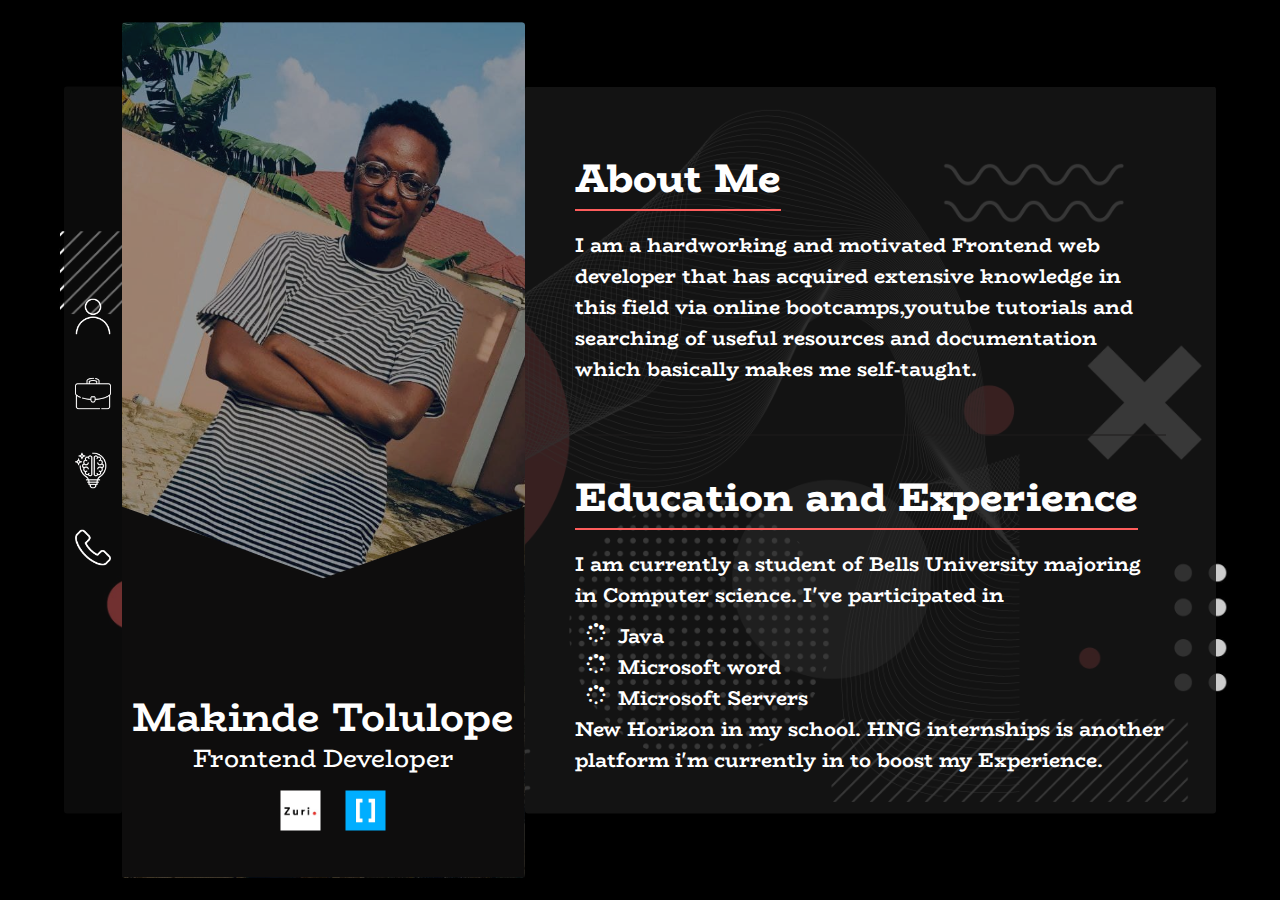
<file: index.html>
<!DOCTYPE html>
<html lang="en">
<head>
    <meta charset="UTF-8">
    <meta http-equiv="X-UA-Compatible" content="IE=edge">
    <meta name="viewport" content="width=device-width, initial-scale=1.0">
    <link rel="stylesheet" href="index.css">
    <link rel="stylesheet" href="https://cdnjs.cloudflare.com/ajax/libs/font-awesome/4.7.0/css/font-awesome.min.css">
    <link rel="preconnect" href="https://fonts.gstatic.com" crossorigin>
    <link href="https://fonts.googleapis.com/css2?family=BioRhyme&display=swap" rel="stylesheet">
    <title>Resume</title>
</head>
<body>
    
    <div id="container">
        <header>
             <div class="mobheader">
                <h3>Makinde Tolulope</h3>
                <p id ="front"></p>
             </div>

    
            <nav>
                <a href="#about"> <img src="profile.png" title="About Me"></a>
                <a href="#ex"><img src="work.png" title="Education&Experience"></a>
                <a href="#skill"><img src="skill.png" title="Skills"></a>
                <a href="#contact"><img src="contact.png" title="Contact"></a>
    
            </nav>
        </header>
    
        <div id="name">
            <div class="cover">
        
                <div class="covercont">
                        <h1>Makinde Tolulope</h1>
                        <p>Frontend Developer</p>
                    <div>
                        <a href="https://internship.zuri.team/" target="_blank"><img src="zuri.jfif" alt="Zuri"></a>
                        <a href="https://hng.tech/" target="_blank"><img src="hng.png" alt="HNG"></a>
                    </div>
                </div>
            </div>
         </div>


    
        <div id="content">
            <div>
                <h2 id="about">About Me</h2>
                <p>I am a hardworking and motivated Frontend web developer that has acquired extensive knowledge in this field via online bootcamps,youtube tutorials and searching of useful resources and documentation which basically makes me self-taught.</p>
            </div>

            <div>
                <h2 id="ex">Education and Experience</h2>
                <p>I am currently a student of Bells University majoring in Computer science. I've participated in
                    <ul class="fa-ul">
                        <li><i class="fa-li fa fa-spinner fa-spin"></i>Java</li>
                        <li><i class="fa-li fa fa-spinner fa-spin"></i>Microsoft word</li> 
                        <li><i class="fa-li fa fa-spinner fa-spin"></i>Microsoft Servers</li>
                    </ul>
                 New Horizon in my school.
                 HNG internships is another platform i'm currently in to boost my Experience. </p>
            </div>

            <div>
                <h2 id="skill">Skills</h2>
                <p>
                    <ul>
                        <li>HTML <i class="fa fa-star"></i> <i class="fa fa-star"></i> <i class="fa fa-star"></i> <i class="fa fa-star"></i></li> 
                        <li>CSS <i class="fa fa-star"></i> <i class="fa fa-star"></i> <i class="fa fa-star"></i> <i class="fa fa-star"></i></li>
                        <li>SASS <i class="fa fa-star"></i> <i class="fa fa-star"></i> <i class="fa fa-star"></i> <i class="fa fa-star"></i></li>
                        <li>Javascript <i class="fa fa-star"></i> <i class="fa fa-star"></i> <i class="fa fa-star"></i></li>
                        <li>ReactJs <i class="fa fa-star"></i></li>
                    </ul>
                </p>
            </div>


            <div>
                <h2 id="contact">Contact</h2>
                <p>
                    <a href="mailto:kingtoluene@gmail.com"><i class="fa fa-envelope" ></i></a>
                    <a href="https://twitter.com/kvnq_chase"><i class="fa fa-twitter"></i></a>
                    <a href="https://github.com/void-4"><i class="fa fa-github"></i></a>
                    <a href="https://www.google.com.ng/maps/place/Ogun+State/@6.5986633,3.3550413,12.31z/data=!4m5!3m4!1s0x103b0deeeb1087cb:0xae67d82f51409ce8!8m2!3d6.9979747!4d3.4737378?hl=en"><i class="fa fa-map-marker"></i></a> 
            
                </p>
            </div>
        </div>
        </div>
    </div>
    <script>
        let txt = "Frontend Developer";
        let count = 0;
    (function printName(){
        if(count < txt.length) {
            document.getElementById("front").innerHTML += txt.charAt(count);
            count++;
            setTimeout(printName,100);
        }}())

    
    </script>
</body>
</html>
</file>
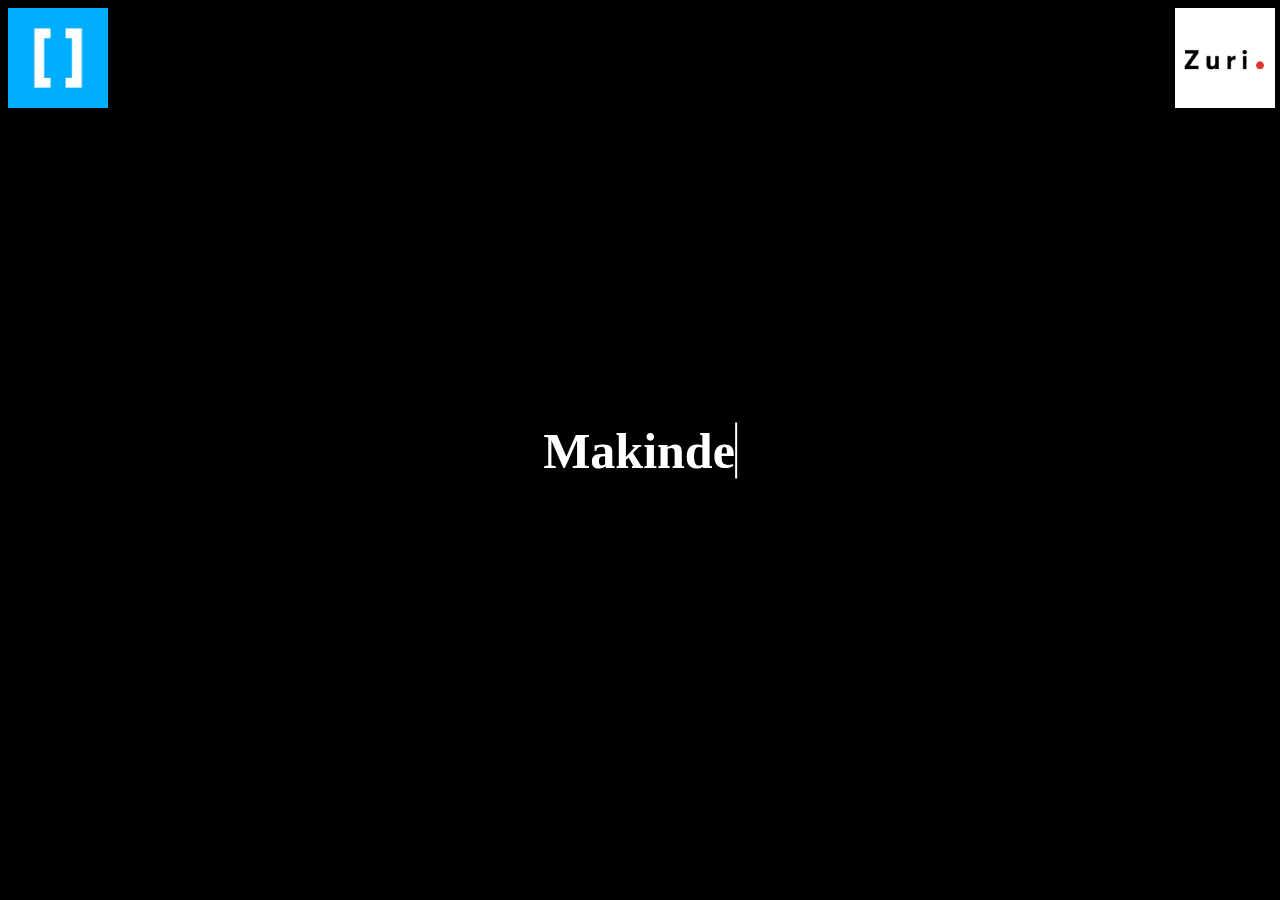
<file: name.html>
<html lang="en">
<head>
    <meta charset="UTF-8">
    <meta http-equiv="X-UA-Compatible" content="IE=edge">
    <meta name="viewport" content="width=device-width, initial-scale=1.0">
    <title>My Name</title>
    <style>
        body {
    background-color:black;
    /* color: rgb(212, 209, 209); */
    color: white;
    font-family: cursive;
    font-size: 25px;
}

#container {
    position: absolute;
    top: 50%;
    left: 50%;
    transform: translate(-50%,-50%);
    
}

h1::after {
    content: "";
    border-right: 2px solid white;
    height: 100px;
    animation: blink 0.5s infinite ease;
}

img {
    width: 100px;
    height: 100px;
}

img[src='zuri.jfif'] {
    position: absolute;
    right: 5px;
}

@keyframes blink {
    0% {
        opacity: 0;
    }

    100% {
        opacity: 1;
    }
}
    </style>
</head>
<body>
    <div id="container"><h1 id="name"></h1></div>


    <a href="https://hng.tech/" target="_blank" ><img src="hng.png" alt="hng" srcset=""></a>
    <a href="https://internship.zuri.team/" target="_blank" ><img src="zuri.jfif" alt="zuri" srcset=""></a>
    <script>
        let name = "Makinde Tolulope.";
        let count = 0;
    (function printName(){
        if(count < name.length) {
            document.getElementById("name").innerHTML += name.charAt(count);
            count++;
            setTimeout(printName,100);
        }}())

    </script>
</body>
</html>
</file>
<file: index.css>
*{
    margin: 0;
    padding: 0;
    box-sizing: border-box;
    text-decoration: none;
    /* #FFFEFE */
}

body {
    background-image: url('bg.jpg');
    background-position: center;
    background-size: cover;
    background-attachment: fixed;
    font-family: 'BioRhyme', serif;
    color: white;
}

header {
    height: 130px;
    width: 100%;
    position: sticky;
    top: 0;
    z-index: 1000;
}
.mobheader {
    width: 100%;
    height: 70px;
    background-color:rgba(12, 12, 12, 0.6);
}

.mobheader h3 {
    padding: 10px 0 0 10px;
}

.mobheader p {
    padding-left: 10px;
    margin-top: -5px;
    font-size: 12px;
}

nav {
    width: 100%;
    height: 60px;
    background-color:rgba(12, 12, 12, 0.6);
    display: flex;
    flex-direction: row;
    justify-content: space-evenly;
    align-items: center;
    border-radius: 3px;
    
}

nav img {
    width: 35px; 
    height: 35px; 
    padding: 2px;
    border-radius: 2px;
}

nav img:hover {
    border: 2px solid #FE5D5C;
    border-radius: 3px;
}

#name {
    width: 100%;
    height: calc(100vh - 130px);
    background-image: url('myimage2.jpg');
    background-position: center;
    background-size: cover;
    color: white;
    border-radius: 3px;
    text-align: center; 
    
}

.cover {
    width: 100%;
    height: 100%;
    background-color: rgba(14, 13, 13,0.4);
    position: relative;
}

.covercont {
    width: 100%;
    height: 70%;
    background-color: rgba(14, 13, 13, 1);
    position: absolute;
    bottom: 0;
    text-align: center;
    clip-path: polygon(50% 50%,100% 38%,100% 100%, 0 100%, 0% 38%);
    color: white;
}

.covercont h1 {
    width: 100%;
    position: absolute;
    bottom: 100px;
}

.covercont p {
    width: 100%;
    position: absolute;
    bottom: 70px;
}

.covercont div {
    position: absolute;
    bottom: 15px;
    left: 50%;
    transform: translateX(-50%);
}
.covercont img {
    width: 35px; 
    height: 35px;
    margin-left: 10px; 

}


#content {
    width: 100%;
    height: 85%;
    background-color:rgba(22, 22, 22, 0.856);
    padding: 50px;
    border-radius: 3px;
    overflow-y: scroll;
    font-weight: bold;
}


::-webkit-scrollbar {
    width: 3px;
}

::-webkit-scrollbar-thumb {
    background-color:#FE5D5C ;
}
#content h2 {
    border-bottom: 2px solid #FE5D5C;
    display: inline;
    font-weight: bolder;
    font-size: 30px;
}

 #content div {
    border-bottom: 2px solid rgba(29, 28, 28,0.5);
    padding-bottom:20px ;
    margin:10px 0 30px 0;
} 
#content p {
    margin: 20px 0 10px 0;
}
#content div:last-child {
    border-bottom: none;
}


#skill ~ ul {
    list-style-type: none;
    font-size: 20px;
    font-weight: bold;
}
#skill  ~ ul i {
    color: #fe5c5c96;
}
#contact ~ p i {
    font-size: 40px;
    margin-top: 15px;
    color: #fe5c5c75;
    text-align: center;
    margin-left: 10px;
    padding: 2px;
}

#contact ~ p i:hover {
    border: 2px solid #FFFEFE;
    border-radius: 2px;
}

/* For Ipads and Tablets */
@media only screen and (min-width: 768px) {
    header {
        height: 240px;
    }
    .mobheader {
        height: 120px;
        padding-left: 20px;
    }
    
    .mobheader h3 {
        padding: 10px 0 0 10px;
        font-size: 40px;
    }
    
    .mobheader p {

        font-size: 25px;
    }

    nav {
        height: 120px;
        
    }
    
    nav img {
        width: 60px; 
        height: 60px; 
        padding: 4px;
        border-radius: 4px;
    }

    
#name {
    height: calc(100vh - 240px); 
}

.covercont h1 {
    font-size: 60px;
    bottom: 220px;
    
}

.covercont p {
    bottom: 150px;
    font-size: 35px;
}

.covercont div {
    position: absolute;
    bottom: 15px;
    left: 50%;
    transform: translate(-50%);
}
.covercont img {
    width: 90px; 
    height: 90px;
    margin-left: 20px; 
    bottom:20px ;

}
#content {
    font-size: 35px;
}
#content h2 {
    font-size: 65px;
}

 #content div {
    border-bottom: 2px solid rgba(29, 28, 28,0.5);
    padding-bottom:40px ;
    margin:10px 0 30px 0;
} 
#content p {
    margin: 20px 0 10px 0;
    font-size: 40px;

}

#skill ~ ul {
    font-size: 40px;
}
#contact ~ p i {
    font-size: 90px;
    margin-top: 20px;
    margin-left: 15px;
    padding: 4px;
}

#contact ~ p i:hover {
    border: 4px solid #FFFEFE;
    border-radius: 4px;
}
}

/* For Pc and Desktop */
@media only screen and (min-width: 1000px) {
    #container {
        width: 90%;
        height: 95vh;
        background-color: rgba(12, 12, 12, 0);
        position: absolute;
        top: 50%;
        left:50%;
        transform: translate(-50%,-50%);
        display: flex;
        align-items: center;
        
    }
    
    .mobheader {
        display: none;
    }
    header {
        /* background-color: rgba(209, 22, 22, 1); */
        width: 5%;
        height: 85%;
        position: static;
            
        }
    nav {
        width: 100%;
        height: 100%;
        background-color:rgba(19, 18, 18, 0.6);
        display: flex;
        flex-direction: column;
        justify-content: center;
        align-items: center;
        border-radius: 3px;
        
        
    }
    
    nav img {
        width: 40px; 
        height: 40px; 
        padding: 2px;
        margin-bottom: 30px;
        border-radius: 2px;
    }
    
    #name {
        width: 35%;
        height: 100%;
        transition: 0.4s ease-in-out;
    }

    #name:hover {
        height: 85%;
    }
    .covercont h1 {
        font-size: 40px;
        bottom: 130px;
    }
    
    .covercont p {
        font-size: 25px;
        bottom: 100px;
    }
    
    .covercont div {
        bottom: 40px;
    }

    .covercont img {
        width: 40px; 
        height: 40px;
        margin-left: 20px;
    }
    
    #content {
        width: 60%;
        /* padding: 50px; */
        border-radius: 3px;
        font-size: 25px;
    }
    
    #content h2 {
        font-size: 55px;
    }
    

    #content p ul {
        font-size: 25px;
    }
    
    ::-webkit-scrollbar {
        width: 3px;
    }
    
    ::-webkit-scrollbar-thumb {
        background-color:#FE5D5C ;
    }
    
    
    #skill  ~ ul i {
        color: #fe5c5c96;
    }
    #contact ~ p i {
        font-size: 40px;
        margin-top: 15px;
        color: #fe5c5c75;
        text-align: center;
        margin-left: 10px;
        padding: 4px;
    }
    
    #contact ~ p i:hover {
        border: 2px solid #FFFEFE;
        border-radius: 2px;
    } 
    

    #content {
        font-size: 20px;
        width: 60%;
        height: 85%;
    }
    #content h2 {
        font-size: 40px;
    }
    
     #content div {
        border-bottom: 2px solid rgba(29, 28, 28,0.5);
        padding-bottom:40px ;
        margin:10px 0 30px 0;
    } 
    #content p {
        margin: 20px 0 10px 0;
        font-size: 20px;
    
    }
    #skill ~ ul {
        font-size: 30px;
    }

    
    



}
</file>
